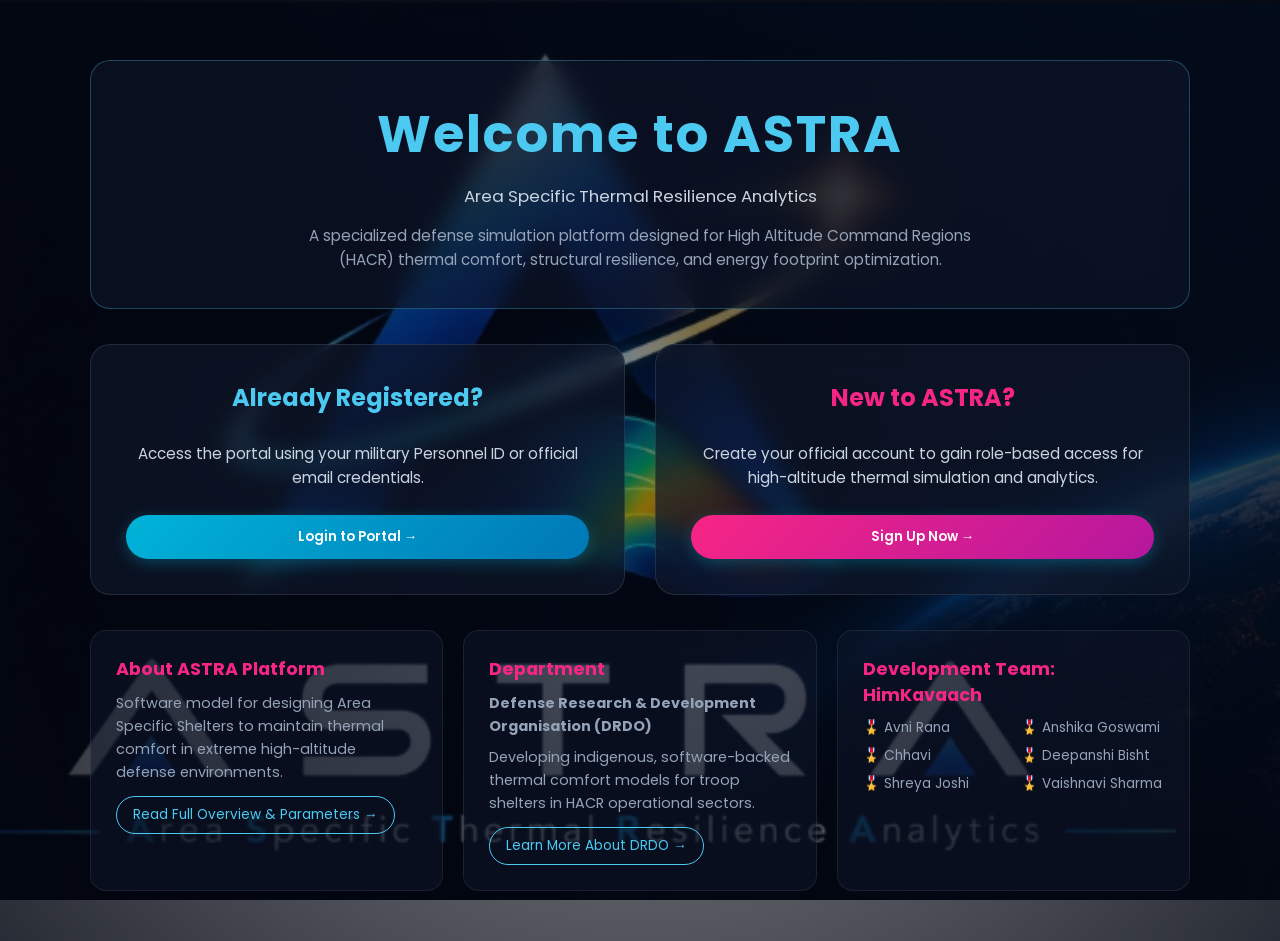
<file: index.html>
<!DOCTYPE html>
<html lang="en">
<head>
    <meta charset="UTF-8">
    <meta name="viewport" content="width=device-width, initial-scale=1.0">
    <title>Welcome to ASTRA - DRDO Portal</title>
    <link rel="icon" type="image/png" href="logo-icon.png">
    <link rel="stylesheet" href="style.css">
    <link href="https://fonts.googleapis.com/css2?family=Poppins:wght@300;400;500;700&display=swap" rel="stylesheet">
    <style>
        /* Dedicated Welcome Page Layout */
        .welcome-wrapper {
            max-width: 1100px;
            width: 100%;
            display: flex;
            flex-direction: column;
            gap: 35px;
            margin: 0 auto;
            padding-bottom: 30px;
        }

        .hero-section {
            text-align: center;
            background: rgba(15, 23, 42, 0.6);
            padding: 35px;
            border-radius: 20px;
            border: 1px solid rgba(76, 201, 240, 0.3);
            backdrop-filter: blur(12px);
        }

        .welcome-title {
            font-size: 3.2rem;
            color: #4cc9f0;
            margin-bottom: 10px;
            letter-spacing: 2px;
        }

        .auth-container {
            display: grid;
            grid-template-columns: repeat(auto-fit, minmax(320px, 1fr));
            gap: 30px;
        }

        .auth-card {
            background: rgba(15, 23, 42, 0.7);
            border: 1px solid rgba(255, 255, 255, 0.1);
            border-radius: 20px;
            padding: 35px;
            backdrop-filter: blur(10px);
            display: flex;
            flex-direction: column;
            justify-content: center;
            align-items: center;
            text-align: center;
        }

        .auth-card h3 {
            color: #4cc9f0;
            margin-bottom: 12px;
            font-size: 1.5rem;
        }

        .form-group {
            margin-bottom: 15px;
            text-align: left;
        }

        .form-group label {
            display: block;
            font-size: 0.85rem;
            color: #cbd5e1;
            margin-bottom: 5px;
        }

        .form-group input {
            width: 100%;
            padding: 10px 14px;
            background: rgba(3, 7, 18, 0.8);
            border: 1px solid rgba(76, 201, 240, 0.3);
            border-radius: 8px;
            color: #fff;
            outline: none;
            box-sizing: border-box;
        }

        .form-group input:focus {
            border-color: #4cc9f0;
            box-shadow: 0 0 8px rgba(76, 201, 240, 0.4);
        }

        .info-grid {
            display: grid;
            grid-template-columns: repeat(auto-fit, minmax(280px, 1fr));
            gap: 20px;
        }

        .info-block {
            background: rgba(15, 23, 42, 0.5);
            border-radius: 16px;
            padding: 25px;
            border: 1px solid rgba(255, 255, 255, 0.08);
            text-align: left;
        }

        .info-block h4 {
            color: #f72585;
            font-size: 1.1rem;
            margin-bottom: 10px;
        }

        .info-block p {
            color: #94a3b8;
            font-size: 0.9rem;
            line-height: 1.6;
        }

        .about-btn {
            background: transparent;
            border: 1px solid #4cc9f0;
            color: #4cc9f0;
            padding: 8px 16px;
            border-radius: 20px;
            font-size: 0.85rem;
            cursor: pointer;
            margin-top: 12px;
            transition: all 0.3s ease;
        }

        .about-btn:hover {
            background: rgba(76, 201, 240, 0.2);
            box-shadow: 0 0 12px rgba(76, 201, 240, 0.3);
        }

        .team-grid {
            display: grid;
            grid-template-columns: repeat(2, 1fr);
            gap: 8px 15px;
            margin-top: 8px;
            padding: 0;
            list-style: none;
        }

        .team-grid li {
            color: #94a3b8;
            font-size: 0.85rem;
            display: flex;
            align-items: center;
            gap: 6px;
        }

        /* Modal Base Overlay */
        .modal-overlay {
            position: fixed;
            top: 0;
            left: 0;
            width: 100vw;
            height: 100vh;
            background: rgba(3, 7, 18, 0.88);
            backdrop-filter: blur(10px);
            display: flex;
            justify-content: center;
            align-items: center;
            z-index: 2000;
            opacity: 0;
            pointer-events: none;
            transition: opacity 0.3s ease;
        }

        .modal-overlay.active {
            opacity: 1;
            pointer-events: auto;
        }

        .modal-content {
            background: #0f172a;
            border: 1px solid rgba(76, 201, 240, 0.4);
            box-shadow: 0 0 30px rgba(0, 180, 216, 0.3);
            border-radius: 20px;
            width: 90%;
            max-width: 600px;
            max-height: 85vh;
            overflow-y: auto;
            padding: 30px;
            position: relative;
            text-align: left;
            transform: scale(0.9);
            transition: transform 0.3s ease;
        }

        .modal-overlay.active .modal-content {
            transform: scale(1);
        }

        .modal-close {
            position: absolute;
            top: 15px;
            right: 20px;
            background: none;
            border: none;
            color: #94a3b8;
            font-size: 1.8rem;
            cursor: pointer;
        }

        .modal-section-title {
            color: #4cc9f0;
            font-size: 1.1rem;
            margin: 15px 0 8px 0;
            border-bottom: 1px solid rgba(255, 255, 255, 0.1);
            padding-bottom: 4px;
        }

        .model-param-list {
            color: #cbd5e1;
            font-size: 0.88rem;
            line-height: 1.5;
            margin-left: 18px;
        }
    </style>
</head>
<body>

    <div class="welcome-wrapper">
        <!-- Hero Header -->
        <div class="hero-section">
            <h1 class="welcome-title">Welcome to ASTRA</h1>
            <p class="subtitle">Area Specific Thermal Resilience Analytics</p>
            <p class="description" style="margin-top: 15px;">
                A specialized defense simulation platform designed for High Altitude Command Regions (HACR) thermal comfort, structural resilience, and energy footprint optimization.
            </p>
        </div>

        <!-- Authentication Cards Section -->
        <div class="auth-container">
            <!-- Login Callout Card -->
            <div class="auth-card">
                <h3>Already Registered?</h3>
                <p style="color: #cbd5e1; font-size: 0.95rem; margin: 15px 0 25px 0; line-height: 1.6;">
                    Access the portal using your military Personnel ID or official email credentials.
                </p>
                <button type="button" class="btn" onclick="openLoginModal()" style="width: 100%;">
                    Login to Portal →
                </button>
            </div>

            <!-- Sign Up Callout Card -->
            <div class="auth-card">
                <h3 style="color: #f72585;">New to ASTRA?</h3>
                <p style="color: #cbd5e1; font-size: 0.95rem; margin: 15px 0 25px 0; line-height: 1.6;">
                    Create your official account to gain role-based access for high-altitude thermal simulation and analytics.
                </p>
                <button type="button" class="btn" onclick="openSignupModal()" style="background: linear-gradient(135deg, #f72585, #b5179e); width: 100%;">
                    Sign Up Now →
                </button>
            </div>
        </div>

        <!-- Information & Team Section -->
        <div class="info-grid">
            <!-- Interactive About Us Block -->
            <div class="info-block">
                <h4>About ASTRA Platform</h4>
                <p>Software model for designing Area Specific Shelters to maintain thermal comfort in extreme high-altitude defense environments.</p>
                <button class="about-btn" onclick="openAboutModal()">Read Full Overview & Parameters →</button>
            </div>

            <!-- Sponsoring Department Block -->
            <div class="info-block">
                <h4>Department</h4>
                <p><strong>Defense Research & Development Organisation (DRDO)</strong></p>
                <p style="margin-top: 8px;">Developing indigenous, software-backed thermal comfort models for troop shelters in HACR operational sectors.</p>
                <button class="about-btn" onclick="openDrdoModal()">Learn More About DRDO →</button>
            </div>

            <!-- Team HimKavaach -->
            <div class="info-block">
                <h4>Development Team: HimKavaach</h4>
                <ul class="team-grid">
                    <li>🎖️ Avni Rana</li>
                    <li>🎖️ Anshika Goswami</li>
                    <li>🎖️ Chhavi</li>
                    <li>🎖️ Deepanshi Bisht</li>
                    <li>🎖️ Shreya Joshi</li>
                    <li>🎖️ Vaishnavi Sharma</li>
                </ul>
            </div>
        </div>
    </div>

    <!-- Login Modal Popup -->
    <div id="login-modal" class="modal-overlay">
        <div class="modal-content" style="max-width: 450px;">
            <button class="modal-close" onclick="closeLoginModal()">&times;</button>
            <h2 style="color: #4cc9f0; margin-bottom: 5px;">Portal Authentication</h2>
            <p style="color: #94a3b8; font-size: 0.85rem; margin-bottom: 20px;">Enter your Personnel ID or Email to proceed.</p>
            
            <form onsubmit="handleAuth(event)">
                <div class="form-group">
                    <label>Personnel ID or Email Address</label>
                    <input 
                        type="text" 
                        placeholder="DRDO-1024 or user@domain.com" 
                        pattern="^([A-Za-z]{3,4}-[0-9]{4}|[a-zA-Z0-9._%+-]+@[a-zA-Z0-9.-]+\.[a-zA-Z]{2,})$" 
                        title="Enter a valid Service ID (e.g., DRDO-1024) or Email" 
                        required
                    >
                </div>

                <div class="form-group">
                    <label>Password</label>
                    <div class="password-wrapper">
                        <input 
                            id="login-pass"
                            type="password" 
                            placeholder="••••••••" 
                            minlength="8" 
                            maxlength="8"
                            pattern="(?=.*\d)(?=.*[a-z])(?=.*[A-Z])(?=.*[@$!%*?&#]).{8,8}" 
                            title="Must contain 8 characters (including 1 uppercase letter, 1 lowercase letter, 1 number and one special character)" 
                            required
                        >
                        <button type="button" class="toggle-password-btn" onclick="togglePasswordVisibility('login-pass', this)">👁️</button>
                    </div>
                </div>

                <button type="submit" class="btn" style="width: 100%; margin-top: 15px;">Login to Portal →</button>
            </form>
        </div>
    </div>

    <!-- Sign Up Modal Popup -->
    <div id="signup-modal" class="modal-overlay">
        <div class="modal-content" style="max-width: 480px;">
            <button class="modal-close" onclick="closeSignupModal()">&times;</button>
            <h2 style="color: #f72585; margin-bottom: 5px;">Create ASTRA Account</h2>
            <p style="color: #94a3b8; font-size: 0.85rem; margin-bottom: 20px;">Enter your details to request authorization credentials.</p>
            
            <form onsubmit="handleModalRegistration(event)">
                <div class="form-group">
                    <label>Full Name</label>
                    <input type="text" placeholder="e.g. Major R. Sharma" required>
                </div>

                <div class="form-group">
                    <label>Email Address</label>
                    <div style="display: flex; gap: 8px;">
                        <input id="signup-email" type="email" placeholder="user@domain.com" required style="flex: 1;">
                        <button type="button" class="btn" onclick="sendVerificationCode()" style="padding: 0 12px; font-size: 0.78rem; white-space: nowrap;">Send Code</button>
                    </div>
                </div>

                <div class="form-group">
                    <label>Verification Code</label>
                    <input type="text" placeholder="Enter 6-digit code" pattern="^[0-9]{6}$" title="Enter 6-digit numeric code" required>
                </div>

                <div class="form-group">
                    <label>Set Password</label>
                    <div class="password-wrapper">
                        <input 
                            id="modal-reg-pass"
                            type="password" 
                            placeholder="••••••••" 
                            minlength="8" 
                            max length="8"
                            pattern="(?=.*\d)(?=.*[a-z])(?=.*[A-Z])(?=.*[@$!%*?&#]).{8,8}" 
                            title="Must contain 8 characters (including 1 uppercase letter, 1 lowercase letter, 1 number and one special character)" 
                            required
                        >
                        <button type="button" class="toggle-password-btn" onclick="togglePasswordVisibility('modal-reg-pass', this)">👁️</button>
                    </div>
                </div>

                <div class="form-group">
                    <label>Confirm Password</label>
                    <div class="password-wrapper">
                        <input 
                            id="modal-reg-pass-confirm"
                            type="password" 
                            placeholder="••••••••" 
                            required
                        >
                        <button type="button" class="toggle-password-btn" onclick="togglePasswordVisibility('modal-reg-pass-confirm', this)">👁️</button>
                    </div>
                </div>

                <button type="submit" class="btn" style="width: 100%; margin-top: 15px; background: linear-gradient(135deg, #f72585, #b5179e);">
                    Submit & Register →
                </button>
            </form>
        </div>
    </div>

    <!-- About ASTRA Modal Popup -->
    <div id="about-modal" class="modal-overlay">
        <div class="modal-content">
            <button class="modal-close" onclick="closeAboutModal()">&times;</button>
            <h2 style="color: #4cc9f0; margin-bottom: 5px;">ASTRA Architecture Overview</h2>
            <p style="color: #94a3b8; font-size: 0.88rem;">Area Specific Thermal Resilience Analytics for HACR Environments</p>
            
            <div class="modal-section-title">Core Objective</div>
            <p style="color: #cbd5e1; font-size: 0.88rem; line-height: 1.6;">
                ASTRA models high-altitude troop shelters to optimize heating efficiency, integrate Phase Change Materials (PCM), and drastically reduce kerosene fossil fuel dependency in extreme sub-zero operational sectors like Siachen and Ladakh.
            </p>

            <div class="modal-section-title">The 3-User Operational Models</div>
            
            <p style="color: #f72585; font-size: 0.9rem; font-weight: 500; margin-top: 8px;">1. Expert Mode (DRDO Scientists & Engineers)</p>
            <ul class="model-param-list">
                <li><strong>Configurable Parameters:</strong> FEA mesh density, composite layer thermal conductivities, PCM enthalpy curve overrides, numerical boundary conditions.</li>
            </ul>

            <p style="color: #00b4d8; font-size: 0.9rem; font-weight: 500; margin-top: 8px;">2. Officer Mode (Field Commanders & Logistics)</p>
            <ul class="model-param-list">
                <li><strong>Configurable Parameters:</strong> GIS map sector coordinates, automated NASA POWER weather API ingestion (solar irradiance, wind speed, ambient temp), troop capacity.</li>
            </ul>

            <p style="color: #4ade80; font-size: 0.9rem; font-weight: 500; margin-top: 8px;">3. General Mode (Fast Presets)</p>
            <ul class="model-param-list">
                <li><strong>Configurable Parameters:</strong> Preset shelter dimensions, standard troop occupancies (4/8/12-man tents), quick weather presets for rapid fuel consumption estimates.</li>
            </ul>

            <button class="btn" onclick="closeAboutModal()" style="margin-top: 20px; float: right;">Got It</button>
        </div>
    </div>

    <!-- DRDO Information Modal Popup -->
    <div id="drdo-modal" class="modal-overlay">
        <div class="modal-content">
            <button class="modal-close" onclick="closeDrdoModal()">&times;</button>
            <h2 style="color: #f72585; margin-bottom: 5px;">Defense Research & Development Organisation</h2>
            <p style="color: #94a3b8; font-size: 0.88rem;">Ministry of Defence | Government of India</p>
            
            <div class="modal-section-title">About DRDO</div>
            <p style="color: #cbd5e1; font-size: 0.88rem; line-height: 1.6;">
                DRDO is the premier R&D wing of the Ministry of Defence, dedicated to empowering India with cutting-edge defense technologies and self-reliant indigenous military solutions.
            </p>

            <div class="modal-section-title">High-Altitude Defense Research Focus</div>
            <ul class="model-param-list">
                <li><strong>Extreme Environment Habitability:</strong> Designing passive and active thermal management systems for High Altitude Command Regions (HACR) like Siachen, Eastern Ladakh, and Tawang.</li>
                <li><strong>Energy Footprint Optimization:</strong> Replacing heavy kerosene/diesel logistical transport with smart thermal storage, phase change materials (PCM), and high-fidelity numerical simulation models.</li>
                <li><strong>Indigenous Software Solutions:</strong> Sponsoring platforms like ASTRA to give field commanders predictive climate modeling, thermal comfort analytics, and operational planning tools.</li>
            </ul>

            <button class="btn" onclick="closeDrdoModal()" style="margin-top: 20px; float: right; background: linear-gradient(135deg, #f72585, #b5179e);">Close Overview</button>
        </div>
    </div>

    <script>
        // Modal Handlers
        function openLoginModal() { document.getElementById('login-modal').classList.add('active'); }
        function closeLoginModal() { document.getElementById('login-modal').classList.remove('active'); }

        function openSignupModal() { document.getElementById('signup-modal').classList.add('active'); }
        function closeSignupModal() { document.getElementById('signup-modal').classList.remove('active'); }

        function openAboutModal() { document.getElementById('about-modal').classList.add('active'); }
        function closeAboutModal() { document.getElementById('about-modal').classList.remove('active'); }

        function openDrdoModal() { document.getElementById('drdo-modal').classList.add('active'); }
        function closeDrdoModal() { document.getElementById('drdo-modal').classList.remove('active'); }

        // Close Modals when clicking dark backdrop
        window.onclick = function(event) {
            const modals = ['login-modal', 'signup-modal', 'about-modal', 'drdo-modal'];
            modals.forEach(id => {
                const el = document.getElementById(id);
                if (event.target === el) el.classList.remove('active');
            });
        };

        // Password Eye Visibility Toggle
        function togglePasswordVisibility(inputId, btnElement) {
            const input = document.getElementById(inputId);
            if (!input) return;
            if (input.type === 'password') {
                input.setAttribute('type', 'text');
                btnElement.textContent = '🙈';
            } else {
                input.setAttribute('type', 'password');
                btnElement.textContent = '👁️';
            }
        }

        // Verification Code Simulation
        function sendVerificationCode() {
            const email = document.getElementById('signup-email').value;
            if (!email) {
                alert("Please enter your email address first.");
                return;
            }
            alert("Verification code sent to " + email + "! (Simulated Code: 123456)");
        }

        // Authentication Redirections
        function handleAuth(event) {
            event.preventDefault();
            window.location.href = 'welcome.html';
        }

        function handleModalRegistration(event) {
            event.preventDefault();
            const pass = document.getElementById('modal-reg-pass').value;
            const confirmPass = document.getElementById('modal-reg-pass-confirm').value;

            if (pass !== confirmPass) {
                alert("Passwords do not match. Please verify your input.");
                return;
            }

            window.location.href = 'welcome.html';
        }
    </script>
</body>
</html>
</file>
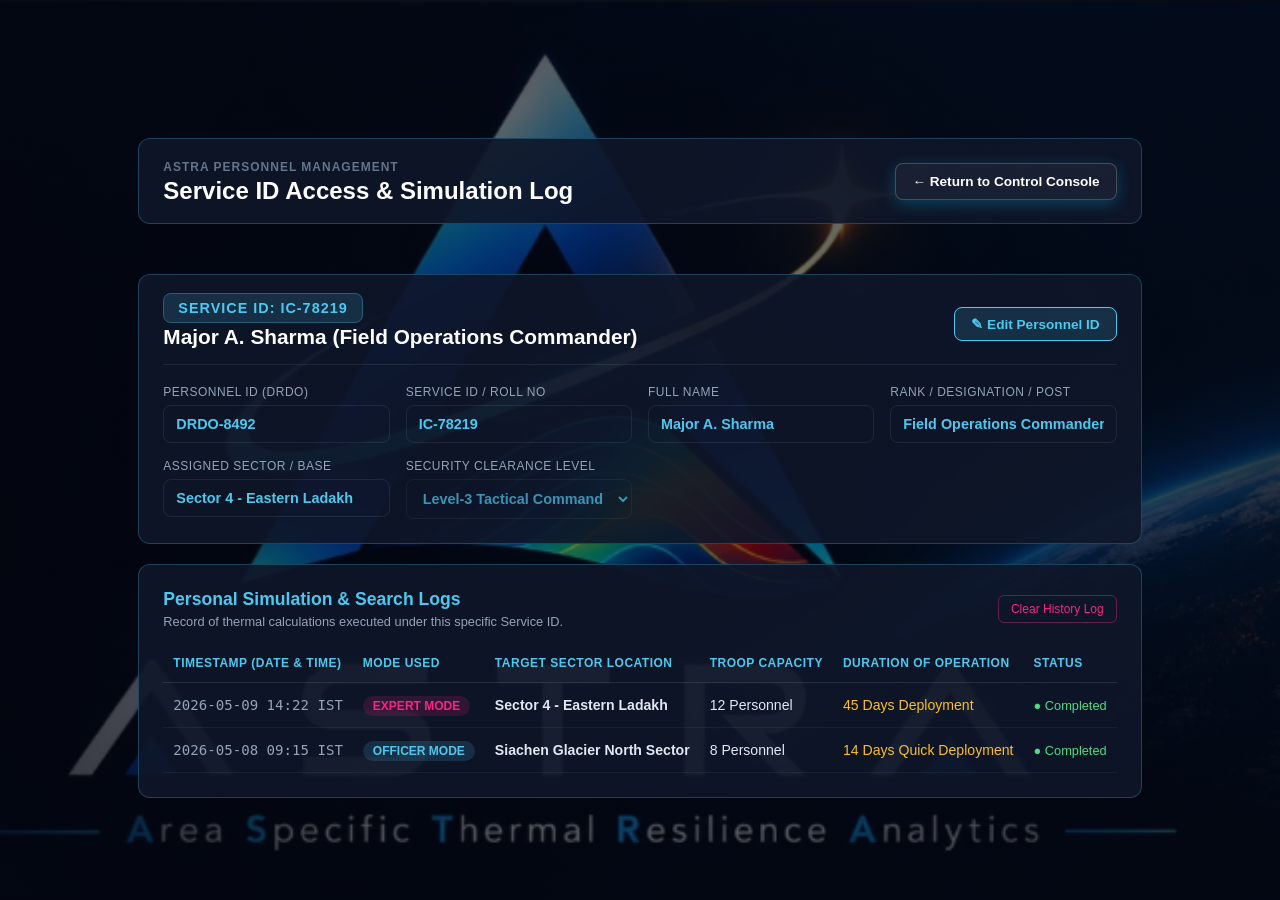
<file: dashboard.html>
<!DOCTYPE html>
<html lang="en">
<head>
    <meta charset="UTF-8">
    <meta name="viewport" content="width=device-width, initial-scale=1.0">
    <title>ASTRA - Service Member Access & Personnel Dashboard</title>
    <link rel="stylesheet" href="style.css">
    
    <style>
        :root {
            --bg-dark: #030712;
            --panel-bg: rgba(15, 23, 42, 0.9);
            --border-glow: rgba(76, 201, 240, 0.25);
            --accent-cyan: #4cc9f0;
            --accent-pink: #f72585;
            --accent-green: #4ade80;
            --accent-amber: #fbbf24;
        }

        body {
            background-color: var(--bg-dark);
            color: #f8fafc;
            font-family: 'Segoe UI', system-ui, -apple-system, sans-serif;
            margin: 0;
            padding: 24px;
        }

        .dashboard-container {
            max-width: 1300px;
            margin: 0 auto;
            display: flex;
            flex-direction: column;
            gap: 20px;
        }

        .dash-header {
            display: flex;
            justify-content: space-between;
            align-items: center;
            background: var(--panel-bg);
            border: 1px solid var(--border-glow);
            padding: 18px 24px;
            border-radius: 12px;
        }

        .panel {
            background: var(--panel-bg);
            border: 1px solid var(--border-glow);
            border-radius: 12px;
            padding: 24px;
        }

        /* Profile Card Styling */
        .profile-card {
            background: var(--panel-bg);
            border: 1px solid var(--border-glow);
            border-radius: 12px;
            padding: 24px;
            display: flex;
            flex-direction: column;
            gap: 20px;
        }

        .profile-header {
            display: flex;
            justify-content: space-between;
            align-items: center;
            border-bottom: 1px solid rgba(255,255,255,0.08);
            padding-bottom: 15px;
        }

        .profile-grid {
            display: grid;
            grid-template-columns: repeat(auto-fit, minmax(220px, 1fr));
            gap: 16px;
        }

        .field-group {
            display: flex;
            flex-direction: column;
            gap: 6px;
        }

        .field-group label {
            font-size: 0.75rem;
            color: #94a3b8;
            text-transform: uppercase;
            letter-spacing: 0.5px;
        }

        .field-group input, .field-group select {
            background: rgba(255,255,255,0.05);
            border: 1px solid rgba(76, 201, 240, 0.3);
            color: #fff;
            padding: 10px 12px;
            border-radius: 8px;
            font-size: 0.9rem;
            outline: none;
        }

        .field-group input:disabled, .field-group select:disabled {
            background: transparent;
            border-color: rgba(255,255,255,0.08);
            color: var(--accent-cyan);
            font-weight: 600;
        }

        .badge-id {
            background: rgba(76, 201, 240, 0.15);
            color: var(--accent-cyan);
            border: 1px solid rgba(76, 201, 240, 0.3);
            padding: 6px 14px;
            border-radius: 8px;
            font-weight: 700;
            font-size: 0.9rem;
            letter-spacing: 1px;
        }

        /* Activity Table */
        .history-table {
            width: 100%;
            border-collapse: collapse;
            margin-top: 15px;
            font-size: 0.88rem;
        }

        .history-table th {
            text-align: left;
            color: var(--accent-cyan);
            border-bottom: 1px solid rgba(255,255,255,0.1);
            padding: 12px 10px;
            text-transform: uppercase;
            font-size: 0.75rem;
            letter-spacing: 0.5px;
        }

        .history-table td {
            padding: 14px 10px;
            border-bottom: 1px solid rgba(255,255,255,0.05);
            color: #e2e8f0;
        }

        .mode-tag {
            padding: 3px 10px;
            border-radius: 12px;
            font-size: 0.75rem;
            font-weight: 600;
            text-transform: uppercase;
        }

        .mode-expert { background: rgba(247, 37, 133, 0.15); color: var(--accent-pink); }
        .mode-officer { background: rgba(76, 201, 240, 0.15); color: var(--accent-cyan); }
        .mode-general { background: rgba(74, 222, 128, 0.15); color: var(--accent-green); }

        .btn-edit {
            background: rgba(76, 201, 240, 0.15);
            border: 1px solid var(--accent-cyan);
            color: var(--accent-cyan);
            padding: 8px 16px;
            border-radius: 8px;
            cursor: pointer;
            font-size: 0.85rem;
            font-weight: 600;
        }

        .btn-save {
            background: rgba(74, 222, 128, 0.2);
            border: 1px solid var(--accent-green);
            color: var(--accent-green);
            padding: 8px 16px;
            border-radius: 8px;
            cursor: pointer;
            font-size: 0.85rem;
            font-weight: 600;
        }
    </style>
</head>
<body>

<div class="dashboard-container">

    <!-- Header Navigation -->
    <header class="dash-header">
        <div>
            <span style="color: #64748b; font-size: 0.75rem; text-transform: uppercase; letter-spacing: 1px; font-weight: 700;">ASTRA Personnel Management</span>
            <h1 style="margin: 2px 0 0 0; font-size: 1.5rem; color: #fff;">Service ID Access & Simulation Log</h1>
        </div>
        <a href="welcome.html" class="btn" style="background: rgba(255,255,255,0.05); border: 1px solid rgba(255,255,255,0.2); text-decoration: none; color: #fff; padding: 10px 16px; border-radius: 8px; font-size: 0.85rem;">
            ← Return to Control Console
        </a>
        
    </header>

    <!-- SECTION 1: Service Member ID Configuration Card (Editable) -->
    <div class="profile-card">
        <div class="profile-header">
            <div>
                <span class="badge-id" id="display-badge-id">SERVICE ID: IC-78219</span>
                <h2 style="margin: 8px 0 0 0; font-size: 1.3rem; color: #fff;" id="profile-title-name">Major A. Sharma</h2>
            </div>
            <div>
                <button id="toggle-edit-btn" onclick="toggleEditProfile()" class="btn-edit">✎ Edit Personnel ID</button>
            </div>
        </div>

        <form id="profile-form" onsubmit="saveProfile(event)">
            <div class="profile-grid">
                <div class="field-group">
                    <label>Personnel ID (DRDO)</label>
                    <input type="text" id="user-personnel-id" value="DRDO-8492" disabled required>
                </div>
                <div class="field-group">
                    <label>Service ID / Roll No</label>
                    <input type="text" id="user-id" value="IC-78219" disabled required>
                </div>
                <div class="field-group">
                    <label>Full Name</label>
                    <input type="text" id="user-name" value="Major A. Sharma" disabled required>
                </div>
                <div class="field-group">
                    <label>Rank / Designation / Post</label>
                    <input type="text" id="user-post" value="Field Operations Commander" disabled required>
                </div>
                <div class="field-group">
                    <label>Assigned Sector / Base</label>
                    <input type="text" id="user-base" value="Sector 4 - Eastern Ladakh" disabled required>
                </div>
                <div class="field-group">
                    <label>Security Clearance Level</label>
                    <select id="user-clearance" disabled>
                        <option value="Level-1 Operational">Level-1 Operational</option>
                        <option value="Level-2 Logistics">Level-2 Logistics</option>
                        <option value="Level-3 Tactical Command" selected>Level-3 Tactical Command</option>
                        <option value="Level-4 Sector Command">Level-4 Sector Command</option>
                        <option value="Level-5 Central Command">Level-5 Central Command</option>
                        <option value="Confidential">Confidential</option>
                        <option value="Secret">Secret</option>
                        <option value="Top Secret / SCI">Top Secret / SCI</option>
                    </select>
                </div>
            </div>
        </form>
    </div>

    <!-- SECTION 2: Personal Simulation Search History -->
    <div class="panel">
        <div style="display: flex; justify-content: space-between; align-items: center; margin-bottom: 10px;">
            <div>
                <h3 style="margin: 0; font-size: 1.1rem; color: var(--accent-cyan);">Personal Simulation & Search Logs</h3>
                <p style="margin: 4px 0 0 0; font-size: 0.8rem; color: #94a3b8;">Record of thermal calculations executed under this specific Service ID.</p>
            </div>
            <button onclick="clearUserHistory()" style="background: transparent; border: 1px solid rgba(247,37,133,0.4); color: var(--accent-pink); padding: 6px 12px; border-radius: 6px; cursor: pointer; font-size: 0.75rem;">Clear History Log</button>
        </div>

        <table class="history-table">
            <thead>
                <tr>
                    <th>Timestamp (Date & Time)</th>
                    <th>Mode Used</th>
                    <th>Target Sector Location</th>
                    <th>Troop Capacity</th>
                    <th>Duration of Operation</th>
                    <th>Status</th>
                </tr>
            </thead>
            <tbody id="history-rows">
                <!-- Rows loaded dynamically -->
            </tbody>
        </table>
    </div>

</div>

<script>
let isEditing = false;

document.addEventListener('DOMContentLoaded', () => {
    loadProfile();
    loadSimulationHistory();
});

// Load Profile Info from LocalStorage
function loadProfile() {
    const savedProfile = JSON.parse(localStorage.getItem('astra_user_id') || JSON.stringify({
        personnelId: 'DRDO-8492',
        id: 'IC-78219',
        name: 'Major A. Sharma',
        post: 'Field Operations Commander',
        base: 'Sector 4 - Eastern Ladakh',
        clearance: 'Level-3 Tactical Command'
    }));
    const activeUser = JSON.parse(localStorage.getItem('astra_active_user')) || {
    personnelId: 'DRDO-8492',
    email: 'officer@drdo.in'
};

// Set the input field value to the active DRDO ID
document.getElementById('user-personnel-id').value = activeUser.personnelId;

// Load simulation history tied specifically to this DRDO ID
const historyKey = `astra_history_${activeUser.personnelId}`;
const history = JSON.parse(localStorage.getItem(historyKey) || '[]');

    document.getElementById('user-id').value = savedProfile.id;
    document.getElementById('user-name').value = savedProfile.name;
    document.getElementById('user-post').value = savedProfile.post;
    document.getElementById('user-base').value = savedProfile.base;
    document.getElementById('user-clearance').value = savedProfile.clearance;

    document.getElementById('display-badge-id').innerText = `SERVICE ID: ${savedProfile.id}`;
    document.getElementById('profile-title-name').innerText = `${savedProfile.name} (${savedProfile.post})`;
}

// Toggle Profile Fields Between View and Edit Modes
function toggleEditProfile() {
    const fields = ['user-id', 'user-name', 'user-post', 'user-base', 'user-clearance'];
    const editBtn = document.getElementById('toggle-edit-btn');

    if (!isEditing) {
        fields.forEach(id => document.getElementById(id).disabled = false);
        editBtn.innerText = '✓ Save Profile Changes';
        editBtn.className = 'btn-save';
        isEditing = true;
    } else {
        saveProfile();
    }
}

// Save Profile Info to LocalStorage
function saveProfile() {
    const profileData = {
        id: document.getElementById('user-id').value,
        name: document.getElementById('user-name').value,
        post: document.getElementById('user-post').value,
        base: document.getElementById('user-base').value,
        clearance: document.getElementById('user-clearance').value
    };

    localStorage.setItem('astra_user_id', JSON.stringify(profileData));

    const fields = ['user-id', 'user-name', 'user-post', 'user-base', 'user-clearance'];
    fields.forEach(id => document.getElementById(id).disabled = true);

    const editBtn = document.getElementById('toggle-edit-btn');
    editBtn.innerText = '✎ Edit Personnel ID';
    editBtn.className = 'btn-edit';
    isEditing = false;

    loadProfile();
}

// Load Personal Simulation History
function loadSimulationHistory() {
    const profile = JSON.parse(localStorage.getItem('astra_user_id') || '{"id":"IC-78219"}');
    let history = JSON.parse(localStorage.getItem(`astra_history_${profile.id}`) || '[]');

    if (history.length === 0) {
        history = [
            {
                timestamp: '2026-05-09 14:22 IST',
                mode: 'Expert',
                location: 'Sector 4 - Eastern Ladakh',
                capacity: '12 Personnel',
                duration: '45 Days Deployment',
                status: 'Completed'
            },
            {
                timestamp: '2026-05-08 09:15 IST',
                mode: 'Officer',
                location: 'Siachen Glacier North Sector',
                capacity: '8 Personnel',
                duration: '14 Days Quick Deployment',
                status: 'Completed'
            }
        ];

        const latestSubmit = JSON.parse(localStorage.getItem('astra_sim_data') || '{}');
        if (latestSubmit.mode) {
            const now = new Date();
            const dateStr = `${now.toISOString().split('T')[0]} ${now.getHours()}:${String(now.getMinutes()).padStart(2, '0')} IST`;

            history.unshift({
                timestamp: dateStr,
                mode: latestSubmit.mode,
                location: latestSubmit.location || 'HACR Sector Base',
                capacity: `${latestSubmit.capacity || '10'} Personnel`,
                duration: latestSubmit.duration || '30 Days Tactical',
                status: 'Active Session'
            });
        }

        localStorage.setItem(`astra_history_${profile.id}`, JSON.stringify(history));
    }

    const tableBody = document.getElementById('history-rows');
    tableBody.innerHTML = '';

    history.forEach(item => {
        let modeClass = 'mode-general';
        if (item.mode.toLowerCase() === 'expert') modeClass = 'mode-expert';
        if (item.mode.toLowerCase() === 'officer') modeClass = 'mode-officer';

        

        const row = document.createElement('tr');
        row.innerHTML = `
            <td style="color: #94a3b8; font-family: monospace;">${item.timestamp}</td>
            <td><span class="mode-tag ${modeClass}">${item.mode} Mode</span></td>
            <td><strong>${item.location}</strong></td>
            <td>${item.capacity}</td>
            <td><span style="color: var(--accent-amber);">${item.duration}</span></td>
            <td><span style="color: var(--accent-green); font-size: 0.8rem;">● ${item.status}</span></td>
        `;
        tableBody.appendChild(row);
    });
}

function clearUserHistory() {
    const profile = JSON.parse(localStorage.getItem('astra_user_id') || '{"id":"IC-78219"}');
    localStorage.removeItem(`astra_history_${profile.id}`);
    loadSimulationHistory();
}
</script>

</body>
</html>
</file>
<file: style.css>
* {
    margin: 0;
    padding: 0;
    box-sizing: border-box;
    font-family: 'Poppins', sans-serif;
}

body {
    /* Lighter radial overlay to let the glowing star and logo pop through the center */
    background: radial-gradient(circle at center, rgba(3, 7, 18, 0.45) 0%, rgba(3, 7, 18, 0.85) 100%),
                url('logo-full.jpg') no-repeat center center fixed;
    background-size: cover;
    color: #ffffff;
    min-height: 100vh;
    display: flex;
    justify-content: center;
    align-items: center;
    padding: 70px 20px 20px 20px;
}

.container {
    max-width: 1000px;
    width: 100%;
    text-align: center;
}

header {
    margin-bottom: 30px;
}

/* Top Brand Bar with Icon & Text */
.brand-header {
    display: flex;
    align-items: center;
    justify-content: center;
    gap: 15px;
    margin-bottom: 8px;
}

.brand-icon {
    width: 60px;
    height: 60px;
    border-radius: 12px;
    object-fit: cover;
    box-shadow: 0 0 15px rgba(76, 201, 240, 0.3);
    border: 1px solid rgba(76, 201, 240, 0.3);
    transition: transform 0.3s ease;
}

.brand-icon:hover {
    transform: scale(1.05);
}

.brand-title-group {
    text-align: left;
}

.brand-title-group h1 {
    font-size: 2.8rem;
    letter-spacing: 2px;
    color: #4cc9f0;
    line-height: 1;
    margin-bottom: 4px;
}

.dept-tag {
    font-size: 0.8rem;
    color: #f72585;
    background: rgba(247, 37, 133, 0.15);
    padding: 3px 12px;
    border-radius: 20px;
    font-weight: 500;
    border: 1px solid rgba(247, 37, 133, 0.3);
    display: inline-block;
}

.subtitle {
    font-size: 1.05rem;
    color: #cbd5e1;
    margin-top: 5px;
}


.description {
    font-size: 0.95rem;
    color: #94a3b8;
    max-width: 680px;
    margin: 15px auto 0;
    line-height: 1.6;
}

/* Role Selection Cards Grid */
.login-grid {
    display: grid;
    grid-template-columns: repeat(auto-fit, minmax(270px, 1fr));
    gap: 25px;
    margin-top: 30px;
}

.card {
    background: rgba(15, 23, 42, 0.6);
    border: 1px solid rgba(255, 255, 255, 0.1);
    border-radius: 20px;
    padding: 30px 20px;
    position: relative;
    backdrop-filter: blur(12px);
    transition: all 0.3s ease;
    display: flex;
    flex-direction: column;
    justify-content: space-between;
}

.card:hover {
    transform: translateY(-8px);
    border-color: #00b4d8;
    box-shadow: 0 10px 30px rgba(0, 180, 216, 0.2);
}

.card.highlighted {
    background: rgba(0, 180, 216, 0.08);
    border: 1px solid rgba(0, 180, 216, 0.4);
}

.info-icon {
    position: absolute;
    top: 15px;
    right: 15px;
    border: 1px solid rgba(255, 255, 255, 0.2);
    width: 22px;
    height: 22px;
    border-radius: 50%;
    font-size: 0.75rem;
    display: flex;
    align-items: center;
    justify-content: center;
    cursor: pointer;
    color: #94a3b8;
}

.card-icon {
    font-size: 2.5rem;
    margin-bottom: 15px;
}

.card h2 {
    font-size: 1.4rem;
    margin-bottom: 10px;
    color: #f8fafc;
}

.card p {
    font-size: 0.85rem;
    color: #94a3b8;
    margin-bottom: 25px;
    line-height: 1.5;
}

.btn {
    background: linear-gradient(135deg, #00b4d8, #0077b6);
    color: #ffffff;
    border: none;
    padding: 12px 20px;
    border-radius: 25px;
    font-weight: 600;
    cursor: pointer;
    transition: all 0.3s ease;
    box-shadow: 0 4px 15px rgba(0, 180, 216, 0.3);
}

.btn:hover {
    background: linear-gradient(135deg, #90e0ef, #00b4d8);
    color: #030712;
    box-shadow: 0 6px 20px rgba(144, 224, 239, 0.5);
}
/* Live Status Bar Styling */
.status-bar {
    position: fixed;
    top: 0;
    left: 0;
    width: 100%;
    background: rgba(3, 7, 18, 0.85);
    border-bottom: 1px solid rgba(76, 201, 240, 0.2);
    backdrop-filter: blur(8px);
    display: flex;
    justify-content: space-around;
    align-items: center;
    padding: 8px 20px;
    font-size: 0.75rem;
    color: #94a3b8;
    z-index: 1000;
}

.status-item {
    display: flex;
    align-items: center;
    gap: 8px;
}

.status-online {
    color: #4ade80;
}

.status-ready {
    color: #4cc9f0;
}

/* Pulsing Green Dot Animation */
.pulse-dot {
    width: 8px;
    height: 8px;
    background-color: #4ade80;
    border-radius: 50%;
    box-shadow: 0 0 8px #4ade80;
    animation: pulse 1.8s infinite;
}

@keyframes pulse {
    0% { transform: scale(0.95); box-shadow: 0 0 0 0 rgba(74, 222, 128, 0.7); }
    70% { transform: scale(1); box-shadow: 0 0 0 6px rgba(74, 222, 128, 0); }
    100% { transform: scale(0.95); box-shadow: 0 0 0 0 rgba(74, 222, 128, 0); }
}

/* Push down container to accommodate top fixed bar */
body {
    padding-top: 60px !important;
}
/* Feature Highlights Bar */
.features-bar {
    display: flex;
    justify-content: center;
    align-items: center;
    gap: 15px;
    flex-wrap: wrap;
    margin-top: 40px;
    padding-top: 20px;
    border-top: 1px solid rgba(255, 255, 255, 0.08);
}

.feature-pill {
    background: rgba(15, 23, 42, 0.7);
    border: 1px solid rgba(76, 201, 240, 0.25);
    border-radius: 30px;
    padding: 8px 18px;
    display: flex;
    align-items: center;
    gap: 10px;
    font-size: 0.82rem;
    color: #cbd5e1;
    backdrop-filter: blur(8px);
    transition: all 0.3s ease;
}

.feature-pill:hover {
    border-color: #4cc9f0;
    box-shadow: 0 0 15px rgba(76, 201, 240, 0.2);
    transform: translateY(-2px);
    color: #ffffff;
}

.pill-icon {
    font-size: 1rem;
}
/* Modal Overlay Background */
.modal-overlay {
    position: fixed;
    top: 0;
    left: 0;
    width: 100vw;
    height: 100vh;
    background: rgba(3, 7, 18, 0.85);
    backdrop-filter: blur(10px);
    display: flex;
    justify-content: center;
    align-items: center;
    z-index: 2000;
    opacity: 0;
    pointer-events: none;
    transition: opacity 0.3s ease;
}

.modal-overlay.active {
    opacity: 1;
    pointer-events: auto;
}

/* Modal Content Box */
.modal-content {
    background: #0f172a;
    border: 1px solid rgba(76, 201, 240, 0.4);
    box-shadow: 0 0 35px rgba(0, 180, 216, 0.3);
    border-radius: 20px;
    width: 90%;
    max-width: 780px !important;
    max-height: 85vh;
    overflow-y: auto;
    padding: 30px 40px !important;
    position: relative;
    text-align: left;
    transform: scale(0.9);
    transition: transform 0.3s ease;
}
/* Modal Form Spacing & Sections */
.modal-form {
    display: flex;
    flex-direction: column;
    gap: 20px;
    margin-top: 15px;
}

.form-row {
    display: grid;
    grid-template-columns: repeat(2, 1fr);
    gap: 20px;
}

.modal-section-heading {
    color: #4cc9f0;
    font-size: 0.95rem;
    font-weight: 600;
    text-transform: uppercase;
    letter-spacing: 1px;
    margin-top: 10px;
    padding-bottom: 6px;
    border-bottom: 1px solid rgba(255, 255, 255, 0.1);
}

.form-group {
    display: flex;
    flex-direction: column;
    gap: 6px;
}

.form-group label {
    font-size: 0.85rem;
    color: #cbd5e1;
}

.form-group input, 
.form-group select {
    width: 100%;
    padding: 12px 14px;
    background: rgba(3, 7, 18, 0.8);
    border: 1px solid rgba(76, 201, 240, 0.3);
    border-radius: 8px;
    color: #fff;
    font-size: 0.9rem;
    outline: none;
    box-sizing: border-box;
}

.form-group input:focus, 
.form-group select:focus {
    border-color: #4cc9f0;
    box-shadow: 0 0 10px rgba(76, 201, 240, 0.4);
}

.modal-overlay.active .modal-content {
    transform: scale(1);
}

.modal-close {
    position: absolute;
    top: 15px;
    right: 20px;
    background: none;
    border: none;
    color: #94a3b8;
    font-size: 1.8rem;
    cursor: pointer;
    transition: color 0.2s ease;
}

.modal-close:hover {
    color: #4cc9f0;
}

.modal-header {
    display: flex;
    align-items: center;
    gap: 12px;
    margin-bottom: 15px;
    border-bottom: 1px solid rgba(255, 255, 255, 0.1);
    padding-bottom: 12px;
}

.modal-badge-icon {
    font-size: 2rem;
}

.modal-header h2 {
    color: #4cc9f0;
    font-size: 1.5rem;
}

.modal-body-text {
    color: #cbd5e1;
    font-size: 0.95rem;
    line-height: 1.6;
    margin-bottom: 20px;
}

.modal-footer {
    text-align: right;
}

.modal-btn {
    padding: 8px 25px;
}
/* Emergency Mode Toggle Controls */
.emergency-toggle-group {
    display: flex;
    align-items: center;
    gap: 10px;
    background: rgba(255, 255, 255, 0.05);
    padding: 3px 10px;
    border-radius: 15px;
    border: 1px solid rgba(255, 255, 255, 0.1);
}

.toggle-label {
    font-size: 0.72rem;
    color: #cbd5e1;
    font-weight: 500;
}

/* Toggle Switch Track */
.switch {
    position: relative;
    display: inline-block;
    width: 34px;
    height: 18px;
}

.switch input {
    opacity: 0;
    width: 0;
    height: 0;
}

.slider {
    position: absolute;
    cursor: pointer;
    top: 0;
    left: 0;
    right: 0;
    bottom: 0;
    background-color: #334155;
    transition: .3s;
    border-radius: 18px;
}

.slider:before {
    position: absolute;
    content: "";
    height: 12px;
    width: 12px;
    left: 3px;
    bottom: 3px;
    background-color: #ffffff;
    transition: .3s;
    border-radius: 50%;
}

input:checked + .slider {
    background-color: #ef4444; /* Red accent when emergency mode active */
}

input:checked + .slider:before {
    transform: translateX(16px);
}

/* Offline Banner Warning Style */
.status-offline {
    color: #ef4444 !important;
}

.pulse-dot.offline {
    background-color: #ef4444;
    box-shadow: 0 0 8px #ef4444;
    animation: pulse-red 1.8s infinite;
}

@keyframes pulse-red {
    0% { transform: scale(0.95); box-shadow: 0 0 0 0 rgba(239, 68, 68, 0.7); }
    70% { transform: scale(1); box-shadow: 0 0 0 6px rgba(239, 68, 68, 0); }
    100% { transform: scale(0.95); box-shadow: 0 0 0 0 rgba(239, 68, 68, 0); }
}
/* User ID Badge Button in Header */
.user-profile-badge {
    margin-left: auto;
    background: rgba(15, 23, 42, 0.8);
    border: 1px solid rgba(76, 201, 240, 0.4);
    padding: 6px 14px;
    border-radius: 20px;
    font-size: 0.8rem;
    color: #4cc9f0;
    cursor: pointer;
    transition: all 0.3s ease;
    display: flex;
    align-items: center;
    gap: 6px;
}

.user-profile-badge:hover {
    background: rgba(76, 201, 240, 0.2);
    box-shadow: 0 0 12px rgba(76, 201, 240, 0.4);
    transform: scale(1.03);
}
/* Password Input Eye Toggle Wrapper */
.password-wrapper {
    position: relative;
    width: 100%;
    display: flex;
    align-items: center;
}

.password-wrapper input {
    width: 100%;
    padding-right: 45px !important; /* Prevents text from typing underneath the eye icon */
}

.toggle-password-btn {
    position: absolute;
    right: 12px; /* Pulls the icon neatly inside the input border */
    top: 50%;
    transform: translateY(-50%);
    background: transparent;
    border: none;
    color: #94a3b8;
    cursor: pointer;
    font-size: 1rem;
    padding: 0;
    display: flex;
    align-items: center;
    justify-content: center;
    z-index: 2;
    transition: color 0.2s ease;
}

.toggle-password-btn:hover {
    color: #4cc9f0;
}
</file>
